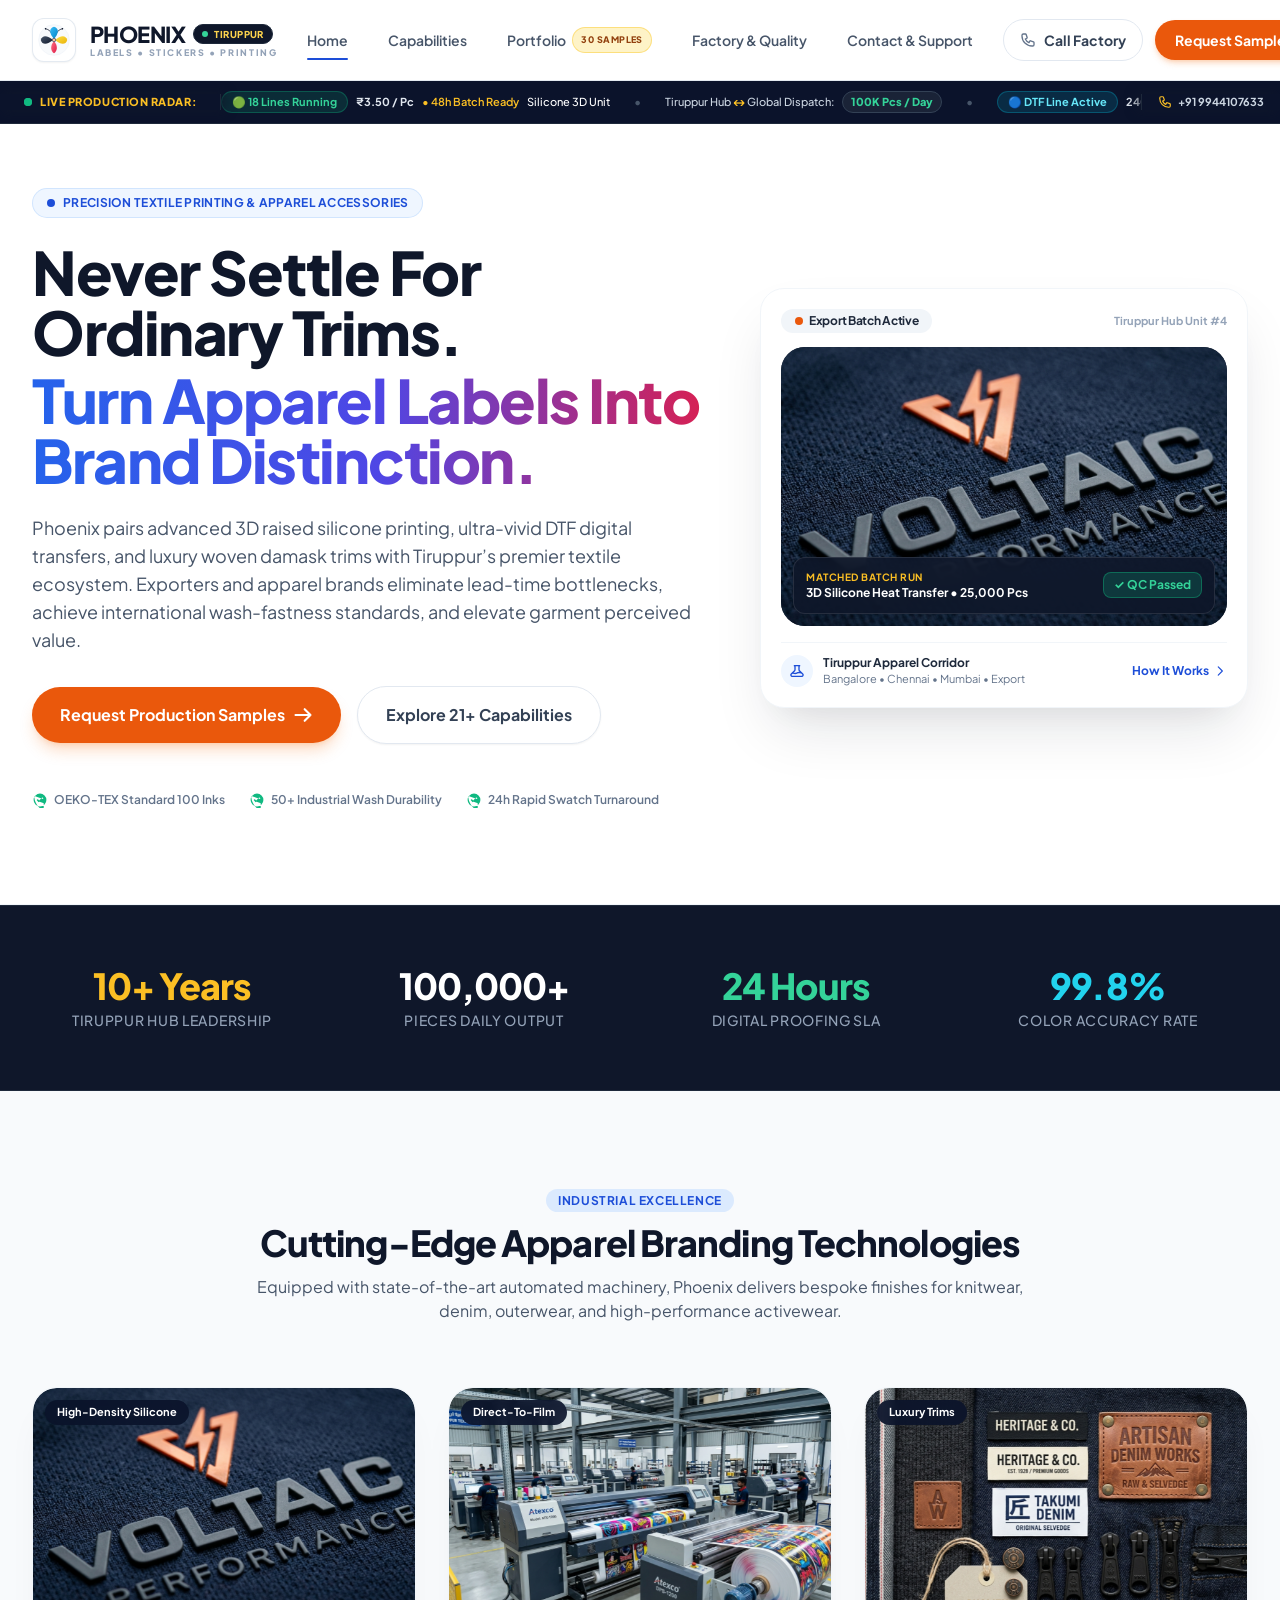
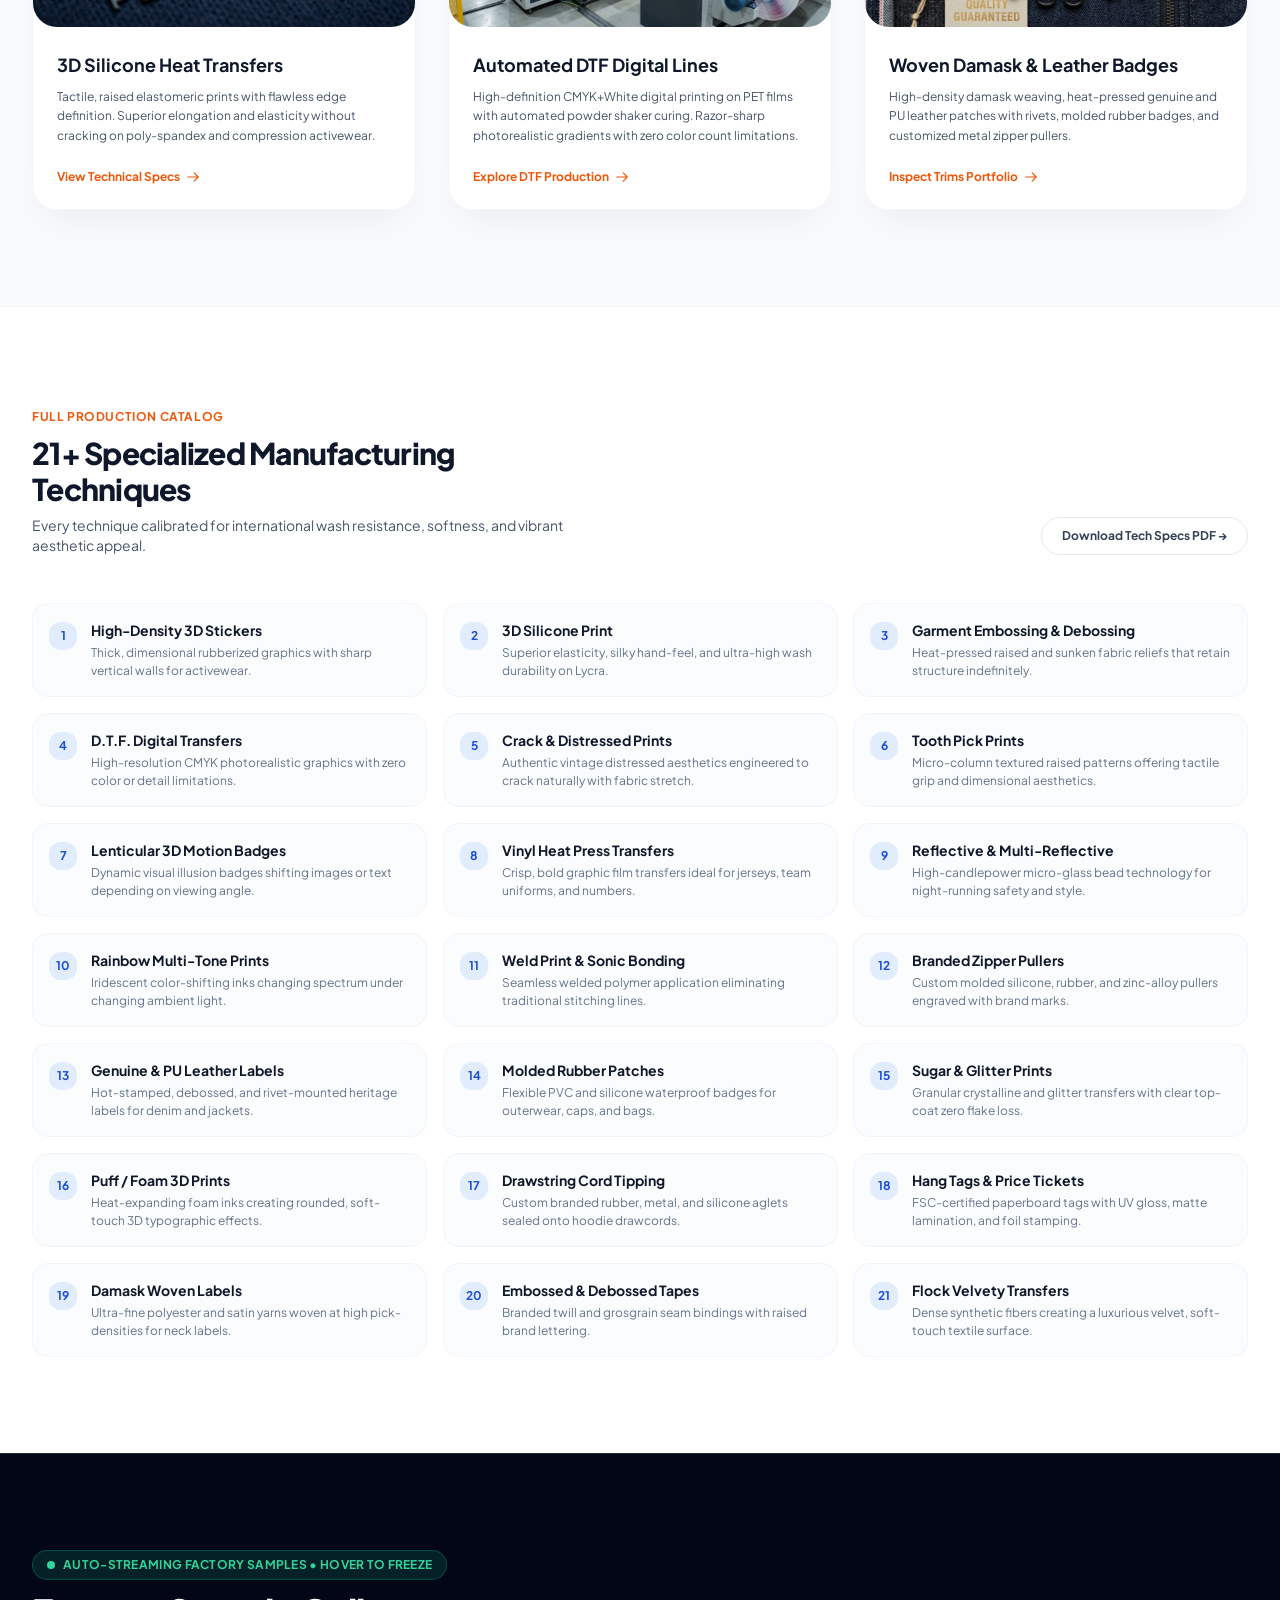
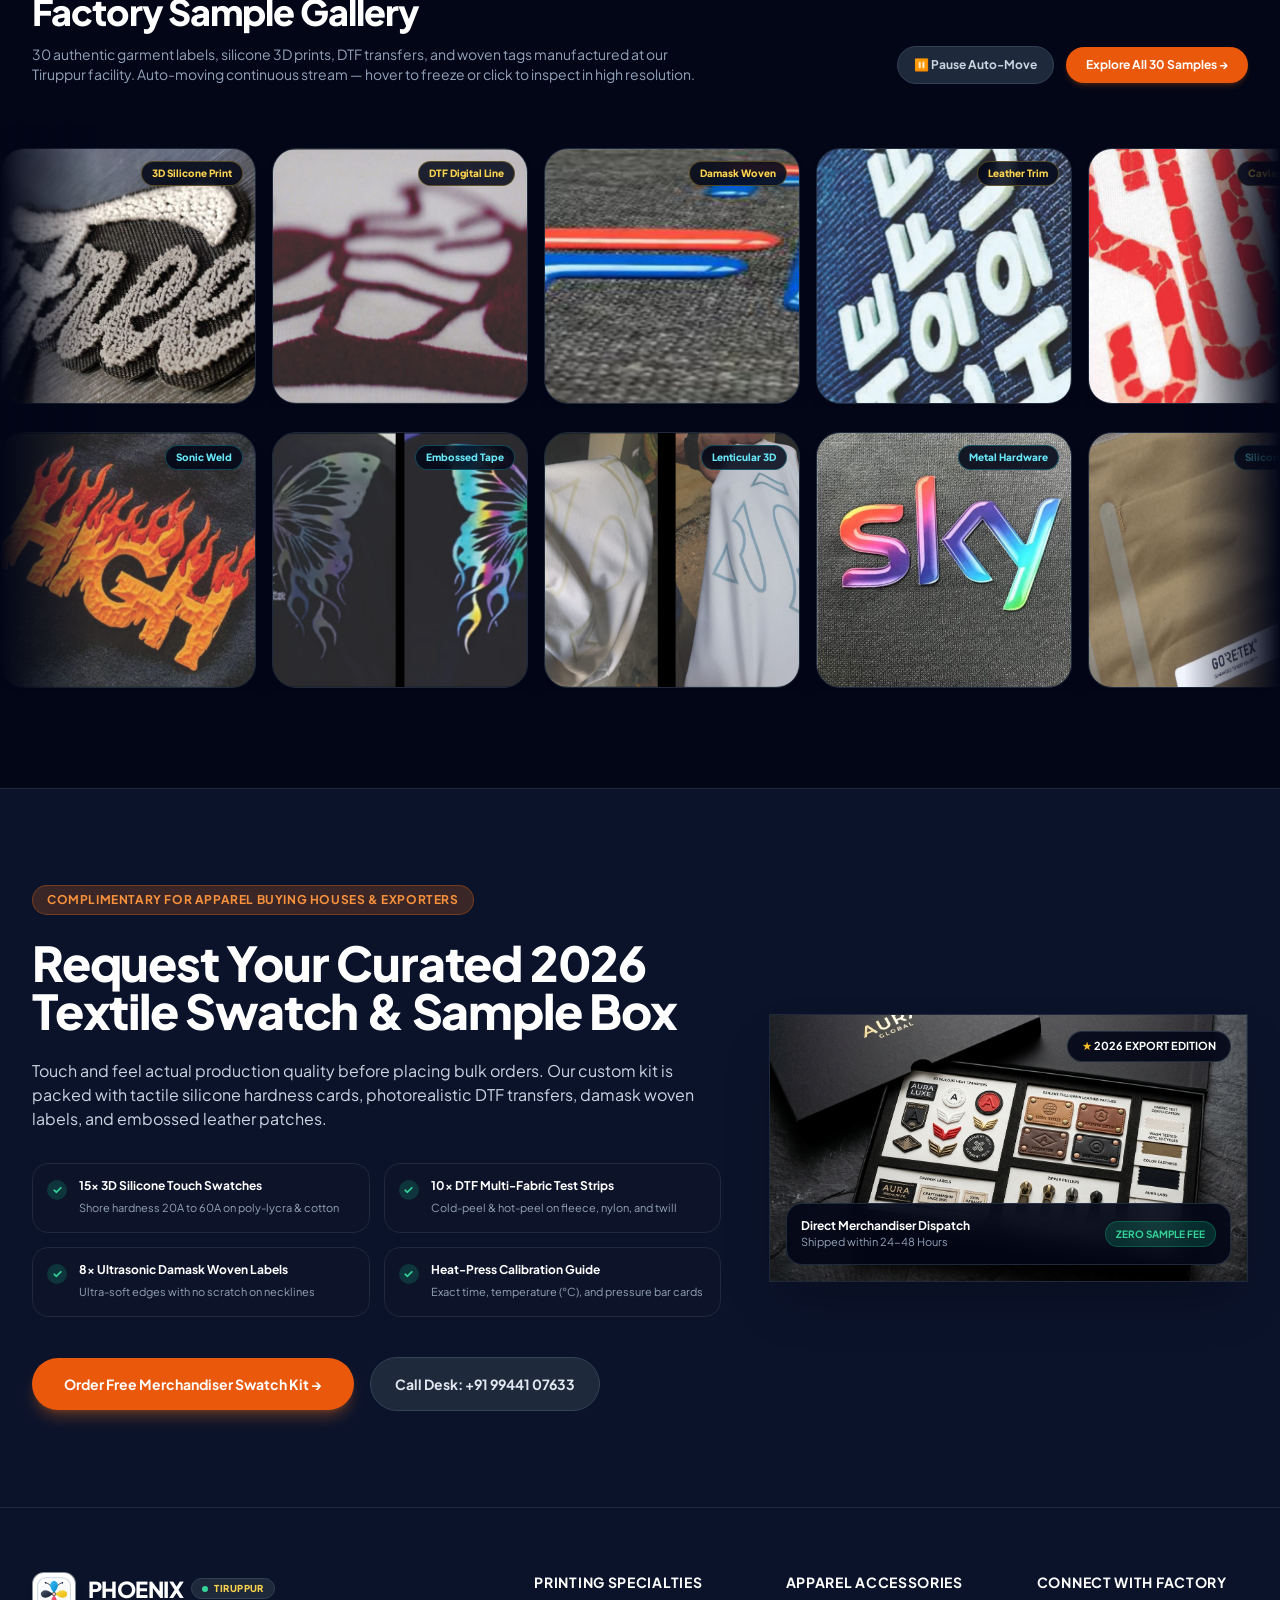
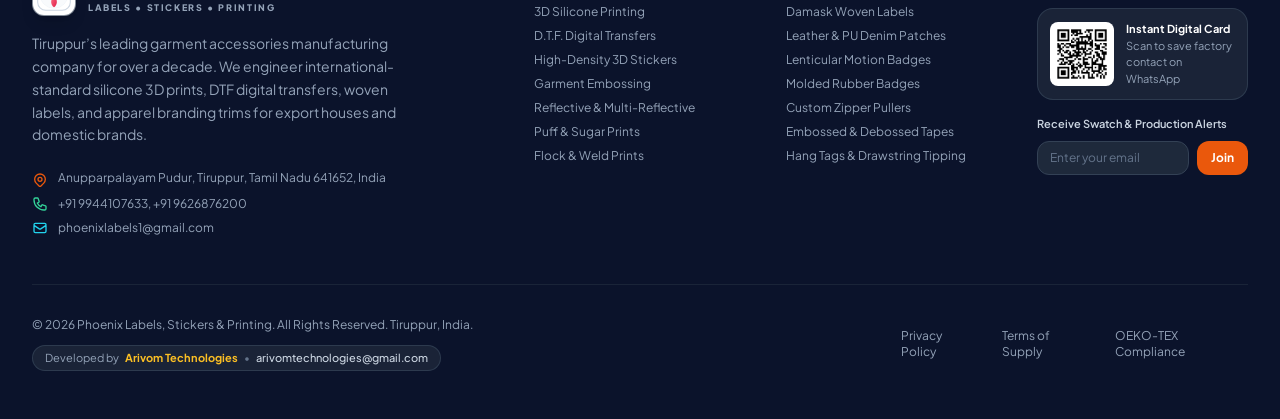
<file: index.html>
<!doctype html>
<html lang="en">
<head>
  <meta charset="utf-8">
  <title>Phoenix Labels, Stickers & Printing | Tiruppur Apparel Trims & DTF</title>
  <base href="/">
  <meta name="viewport" content="width=device-width, initial-scale=1">
  <!-- Primary SEO Meta Tags -->
  <meta name="description" content="Tiruppur's premier garment accessories manufacturer. Specializing in high-density 3D silicone printing, DTF digital heat transfers, damask woven labels, and apparel branding trims. 100K+ pcs daily capacity with OEKO-TEX certified inks.">
  <meta name="keywords" content="Phoenix Labels, Garment Trims Tiruppur, 3D Silicone Printing, DTF Printing India, Heat Transfer Stickers, Woven Labels, Apparel Branding, Textile Printing Tiruppur">
  <meta name="author" content="Phoenix Labels, Stickers &amp; Printing">
  <meta name="robots" content="index, follow">
  <meta name="theme-color" content="#0f172a">

  <!-- Open Graph / Facebook / LinkedIn / WhatsApp Social Share Tags -->
  <meta property="og:type" content="website">
  <meta property="og:url" content="https://phoenixprintsolution.com/">
  <meta property="og:site_name" content="Phoenix Labels, Stickers &amp; Printing">
  <meta property="og:title" content="Phoenix Labels, Stickers &amp; Printing | Tiruppur Textile Trims &amp; DTF">
  <meta property="og:description" content="Tiruppur's premier garment accessories manufacturer. 3D silicone heat transfers, DTF digital transfers, and woven labels for global apparel export houses. Fast sampling &amp; direct factory pricing.">
  <meta property="og:image" content="https://phoenixprintsolution.com/logo.png">
  <meta property="og:image:secure_url" content="https://phoenixprintsolution.com/logo.png">
  <meta property="og:image:type" content="image/png">
  <meta property="og:image:width" content="600">
  <meta property="og:image:height" content="600">
  <meta property="og:image:alt" content="Phoenix Labels, Stickers &amp; Printing Emblem">

  <!-- Twitter / X Card Meta Tags -->
  <meta name="twitter:card" content="summary">
  <meta name="twitter:title" content="Phoenix Labels, Stickers &amp; Printing | Tiruppur">
  <meta name="twitter:description" content="Commercial garment accessories, high-density 3D silicone printing, DTF digital transfers, and woven damask labels manufacturer in Tiruppur.">
  <meta name="twitter:image" content="https://phoenixprintsolution.com/logo.png">
  <meta name="twitter:image:alt" content="Phoenix Labels Emblem">

  <!-- Favicon and Brand Icons -->
  <link rel="icon" type="image/svg+xml" href="favicon.svg">
  <link rel="alternate icon" type="image/png" href="favicon.png">
  <link rel="apple-touch-icon" href="favicon.png">

  <!-- Performance & Fonts Preconnect -->
  <link rel="preconnect" href="https://fonts.googleapis.com">
  <link rel="preconnect" href="https://fonts.gstatic.com" crossorigin="">
  <link rel="stylesheet" href="https://fonts.googleapis.com/css2?family=Plus+Jakarta+Sans:wght@300;400;500;600;700;800&amp;family=Inter:wght@300;400;500;600;700&amp;display=swap">

  <!-- Schema.org JSON-LD Structured Data for Search Engines & Crawlers -->
  <script type="application/ld+json">
  {
    "@context": "https://schema.org",
    "@type": "LocalBusiness",
    "name": "Phoenix Labels, Stickers & Printing",
    "image": "/og-image.jpg",
    "telephone": "+919944107633",
    "email": "phoenixlabels1@gmail.com",
    "address": {
      "@type": "PostalAddress",
      "streetAddress": "Anupparpalayam Pudur",
      "addressLocality": "Tiruppur",
      "addressRegion": "Tamil Nadu",
      "postalCode": "641652",
      "addressCountry": "IN"
    },
    "geo": {
      "@type": "GeoCoordinates",
      "latitude": 11.1491,
      "longitude": 77.3089
    },
    "description": "Commercial garment accessories, high-density 3D silicone printing, DTF digital transfers, and woven labels manufacturer in Tiruppur, India.",
    "priceRange": "₹₹",
    "openingHoursSpecification": {
      "@type": "OpeningHoursSpecification",
      "dayOfWeek": [
        "Monday",
        "Tuesday",
        "Wednesday",
        "Thursday",
        "Friday",
        "Saturday",
        "Sunday"
      ],
      "opens": "00:00",
      "closes": "23:59"
    }
  }
  </script>
<link rel="stylesheet" href="styles-52L52DRF.css"></head>
<body class="bg-slate-50 text-slate-900 antialiased">
  <app-root></app-root>
<script src="main-XO2V6GKP.js" type="module"></script></body>
</html>
</file>
<file: styles-52L52DRF.css>
*,:before,:after{--tw-border-spacing-x: 0;--tw-border-spacing-y: 0;--tw-translate-x: 0;--tw-translate-y: 0;--tw-rotate: 0;--tw-skew-x: 0;--tw-skew-y: 0;--tw-scale-x: 1;--tw-scale-y: 1;--tw-pan-x: ;--tw-pan-y: ;--tw-pinch-zoom: ;--tw-scroll-snap-strictness: proximity;--tw-gradient-from-position: ;--tw-gradient-via-position: ;--tw-gradient-to-position: ;--tw-ordinal: ;--tw-slashed-zero: ;--tw-numeric-figure: ;--tw-numeric-spacing: ;--tw-numeric-fraction: ;--tw-ring-inset: ;--tw-ring-offset-width: 0px;--tw-ring-offset-color: #fff;--tw-ring-color: rgb(59 130 246 / .5);--tw-ring-offset-shadow: 0 0 #0000;--tw-ring-shadow: 0 0 #0000;--tw-shadow: 0 0 #0000;--tw-shadow-colored: 0 0 #0000;--tw-blur: ;--tw-brightness: ;--tw-contrast: ;--tw-grayscale: ;--tw-hue-rotate: ;--tw-invert: ;--tw-saturate: ;--tw-sepia: ;--tw-drop-shadow: ;--tw-backdrop-blur: ;--tw-backdrop-brightness: ;--tw-backdrop-contrast: ;--tw-backdrop-grayscale: ;--tw-backdrop-hue-rotate: ;--tw-backdrop-invert: ;--tw-backdrop-opacity: ;--tw-backdrop-saturate: ;--tw-backdrop-sepia: ;--tw-contain-size: ;--tw-contain-layout: ;--tw-contain-paint: ;--tw-contain-style: }::backdrop{--tw-border-spacing-x: 0;--tw-border-spacing-y: 0;--tw-translate-x: 0;--tw-translate-y: 0;--tw-rotate: 0;--tw-skew-x: 0;--tw-skew-y: 0;--tw-scale-x: 1;--tw-scale-y: 1;--tw-pan-x: ;--tw-pan-y: ;--tw-pinch-zoom: ;--tw-scroll-snap-strictness: proximity;--tw-gradient-from-position: ;--tw-gradient-via-position: ;--tw-gradient-to-position: ;--tw-ordinal: ;--tw-slashed-zero: ;--tw-numeric-figure: ;--tw-numeric-spacing: ;--tw-numeric-fraction: ;--tw-ring-inset: ;--tw-ring-offset-width: 0px;--tw-ring-offset-color: #fff;--tw-ring-color: rgb(59 130 246 / .5);--tw-ring-offset-shadow: 0 0 #0000;--tw-ring-shadow: 0 0 #0000;--tw-shadow: 0 0 #0000;--tw-shadow-colored: 0 0 #0000;--tw-blur: ;--tw-brightness: ;--tw-contrast: ;--tw-grayscale: ;--tw-hue-rotate: ;--tw-invert: ;--tw-saturate: ;--tw-sepia: ;--tw-drop-shadow: ;--tw-backdrop-blur: ;--tw-backdrop-brightness: ;--tw-backdrop-contrast: ;--tw-backdrop-grayscale: ;--tw-backdrop-hue-rotate: ;--tw-backdrop-invert: ;--tw-backdrop-opacity: ;--tw-backdrop-saturate: ;--tw-backdrop-sepia: ;--tw-contain-size: ;--tw-contain-layout: ;--tw-contain-paint: ;--tw-contain-style: }*,:before,:after{box-sizing:border-box;border-width:0;border-style:solid;border-color:#e5e7eb}:before,:after{--tw-content: ""}html,:host{line-height:1.5;-webkit-text-size-adjust:100%;-moz-tab-size:4;tab-size:4;font-family:Plus Jakarta Sans,Inter,system-ui,sans-serif;font-feature-settings:normal;font-variation-settings:normal;-webkit-tap-highlight-color:transparent}body{margin:0;line-height:inherit}hr{height:0;color:inherit;border-top-width:1px}abbr:where([title]){text-decoration:underline dotted}h1,h2,h3,h4,h5,h6{font-size:inherit;font-weight:inherit}a{color:inherit;text-decoration:inherit}b,strong{font-weight:bolder}code,kbd,samp,pre{font-family:ui-monospace,SFMono-Regular,Menlo,Monaco,Consolas,Liberation Mono,Courier New,monospace;font-feature-settings:normal;font-variation-settings:normal;font-size:1em}small{font-size:80%}sub,sup{font-size:75%;line-height:0;position:relative;vertical-align:baseline}sub{bottom:-.25em}sup{top:-.5em}table{text-indent:0;border-color:inherit;border-collapse:collapse}button,input,optgroup,select,textarea{font-family:inherit;font-feature-settings:inherit;font-variation-settings:inherit;font-size:100%;font-weight:inherit;line-height:inherit;letter-spacing:inherit;color:inherit;margin:0;padding:0}button,select{text-transform:none}button,input:where([type=button]),input:where([type=reset]),input:where([type=submit]){-webkit-appearance:button;background-color:transparent;background-image:none}:-moz-focusring{outline:auto}:-moz-ui-invalid{box-shadow:none}progress{vertical-align:baseline}::-webkit-inner-spin-button,::-webkit-outer-spin-button{height:auto}[type=search]{-webkit-appearance:textfield;outline-offset:-2px}::-webkit-search-decoration{-webkit-appearance:none}::-webkit-file-upload-button{-webkit-appearance:button;font:inherit}summary{display:list-item}blockquote,dl,dd,h1,h2,h3,h4,h5,h6,hr,figure,p,pre{margin:0}fieldset{margin:0;padding:0}legend{padding:0}ol,ul,menu{list-style:none;margin:0;padding:0}dialog{padding:0}textarea{resize:vertical}input::placeholder,textarea::placeholder{opacity:1;color:#9ca3af}button,[role=button]{cursor:pointer}:disabled{cursor:default}img,svg,video,canvas,audio,iframe,embed,object{display:block;vertical-align:middle}img,video{max-width:100%;height:auto}[hidden]:where(:not([hidden=until-found])){display:none}html{scroll-behavior:smooth;font-family:Plus Jakarta Sans,Inter,system-ui,sans-serif}body{--tw-bg-opacity: 1;background-color:rgb(248 250 252 / var(--tw-bg-opacity, 1));--tw-text-opacity: 1;color:rgb(15 23 42 / var(--tw-text-opacity, 1));-webkit-font-smoothing:antialiased;-moz-osx-font-smoothing:grayscale}body *::selection{--tw-bg-opacity: 1;background-color:rgb(234 88 12 / var(--tw-bg-opacity, 1));--tw-text-opacity: 1;color:rgb(255 255 255 / var(--tw-text-opacity, 1))}body::selection{--tw-bg-opacity: 1;background-color:rgb(234 88 12 / var(--tw-bg-opacity, 1));--tw-text-opacity: 1;color:rgb(255 255 255 / var(--tw-text-opacity, 1))}.pointer-events-none{pointer-events:none}.fixed{position:fixed}.absolute{position:absolute}.relative{position:relative}.sticky{position:sticky}.inset-0{inset:0}.-bottom-1\.5{bottom:-.375rem}.bottom-0{bottom:0}.bottom-3{bottom:.75rem}.bottom-4{bottom:1rem}.left-0{left:0}.left-2{left:.5rem}.left-3{left:.75rem}.left-4{left:1rem}.right-0{right:0}.right-2{right:.5rem}.right-3{right:.75rem}.right-4{right:1rem}.top-0{top:0}.top-3{top:.75rem}.top-4{top:1rem}.z-10{z-index:10}.z-20{z-index:20}.z-40{z-index:40}.z-50{z-index:50}.order-1{order:1}.order-2{order:2}.mx-auto{margin-left:auto;margin-right:auto}.my-2{margin-top:.5rem;margin-bottom:.5rem}.-mt-0\.5{margin-top:-.125rem}.mb-1{margin-bottom:.25rem}.mb-1\.5{margin-bottom:.375rem}.mb-10{margin-bottom:2.5rem}.mb-12{margin-bottom:3rem}.mb-16{margin-bottom:4rem}.mb-2{margin-bottom:.5rem}.mb-3\.5{margin-bottom:.875rem}.mb-4{margin-bottom:1rem}.mb-6{margin-bottom:1.5rem}.mb-8{margin-bottom:2rem}.ml-1\.5{margin-left:.375rem}.mt-0\.5{margin-top:.125rem}.mt-1{margin-top:.25rem}.mt-12{margin-top:3rem}.mt-16{margin-top:4rem}.mt-2{margin-top:.5rem}.mt-4{margin-top:1rem}.mt-8{margin-top:2rem}.line-clamp-1{overflow:hidden;display:-webkit-box;-webkit-box-orient:vertical;-webkit-line-clamp:1}.line-clamp-2{overflow:hidden;display:-webkit-box;-webkit-box-orient:vertical;-webkit-line-clamp:2}.block{display:block}.inline-block{display:inline-block}.flex{display:flex}.inline-flex{display:inline-flex}.table{display:table}.grid{display:grid}.hidden{display:none}.aspect-\[16\/10\]{aspect-ratio:16/10}.aspect-square{aspect-ratio:1 / 1}.h-1{height:.25rem}.h-1\.5{height:.375rem}.h-10{height:2.5rem}.h-11{height:2.75rem}.h-16{height:4rem}.h-2{height:.5rem}.h-20{height:5rem}.h-3\.5{height:.875rem}.h-4{height:1rem}.h-5{height:1.25rem}.h-56{height:14rem}.h-6{height:1.5rem}.h-7{height:1.75rem}.h-8{height:2rem}.h-\[2\.5px\]{height:2.5px}.h-full{height:100%}.max-h-\[70vh\]{max-height:70vh}.max-h-\[72vh\]{max-height:72vh}.min-h-screen{min-height:100vh}.w-1{width:.25rem}.w-1\.5{width:.375rem}.w-10{width:2.5rem}.w-11{width:2.75rem}.w-12{width:3rem}.w-16{width:4rem}.w-2{width:.5rem}.w-3\.5{width:.875rem}.w-4{width:1rem}.w-5{width:1.25rem}.w-56{width:14rem}.w-6{width:1.5rem}.w-7{width:1.75rem}.w-8{width:2rem}.w-auto{width:auto}.w-full{width:100%}.min-w-0{min-width:0px}.max-w-2xl{max-width:42rem}.max-w-3xl{max-width:48rem}.max-w-4xl{max-width:56rem}.max-w-6xl{max-width:72rem}.max-w-7xl{max-width:80rem}.max-w-\[1440px\]{max-width:1440px}.max-w-full{max-width:100%}.max-w-sm{max-width:24rem}.max-w-xl{max-width:36rem}.flex-1{flex:1 1 0%}.shrink-0{flex-shrink:0}.transform{transform:translate(var(--tw-translate-x),var(--tw-translate-y)) rotate(var(--tw-rotate)) skew(var(--tw-skew-x)) skewY(var(--tw-skew-y)) scaleX(var(--tw-scale-x)) scaleY(var(--tw-scale-y))}@keyframes ping{75%,to{transform:scale(2);opacity:0}}.animate-ping{animation:ping 1s cubic-bezier(0,0,.2,1) infinite}@keyframes pulse{50%{opacity:.5}}.animate-pulse{animation:pulse 2s cubic-bezier(.4,0,.6,1) infinite}.cursor-default{cursor:default}.cursor-pointer{cursor:pointer}.cursor-zoom-in{cursor:zoom-in}.cursor-zoom-out{cursor:zoom-out}.select-none{-webkit-user-select:none;user-select:none}.grid-cols-1{grid-template-columns:repeat(1,minmax(0,1fr))}.grid-cols-2{grid-template-columns:repeat(2,minmax(0,1fr))}.flex-col{flex-direction:column}.flex-wrap{flex-wrap:wrap}.items-start{align-items:flex-start}.items-center{align-items:center}.items-stretch{align-items:stretch}.justify-end{justify-content:flex-end}.justify-center{justify-content:center}.justify-between{justify-content:space-between}.gap-1{gap:.25rem}.gap-1\.5{gap:.375rem}.gap-10{gap:2.5rem}.gap-12{gap:3rem}.gap-2{gap:.5rem}.gap-2\.5{gap:.625rem}.gap-3{gap:.75rem}.gap-3\.5{gap:.875rem}.gap-4{gap:1rem}.gap-6{gap:1.5rem}.gap-8{gap:2rem}.space-x-1>:not([hidden])~:not([hidden]){--tw-space-x-reverse: 0;margin-right:calc(.25rem * var(--tw-space-x-reverse));margin-left:calc(.25rem * calc(1 - var(--tw-space-x-reverse)))}.space-y-1>:not([hidden])~:not([hidden]){--tw-space-y-reverse: 0;margin-top:calc(.25rem * calc(1 - var(--tw-space-y-reverse)));margin-bottom:calc(.25rem * var(--tw-space-y-reverse))}.space-y-2>:not([hidden])~:not([hidden]){--tw-space-y-reverse: 0;margin-top:calc(.5rem * calc(1 - var(--tw-space-y-reverse)));margin-bottom:calc(.5rem * var(--tw-space-y-reverse))}.space-y-28>:not([hidden])~:not([hidden]){--tw-space-y-reverse: 0;margin-top:calc(7rem * calc(1 - var(--tw-space-y-reverse)));margin-bottom:calc(7rem * var(--tw-space-y-reverse))}.space-y-3>:not([hidden])~:not([hidden]){--tw-space-y-reverse: 0;margin-top:calc(.75rem * calc(1 - var(--tw-space-y-reverse)));margin-bottom:calc(.75rem * var(--tw-space-y-reverse))}.space-y-4>:not([hidden])~:not([hidden]){--tw-space-y-reverse: 0;margin-top:calc(1rem * calc(1 - var(--tw-space-y-reverse)));margin-bottom:calc(1rem * var(--tw-space-y-reverse))}.space-y-5>:not([hidden])~:not([hidden]){--tw-space-y-reverse: 0;margin-top:calc(1.25rem * calc(1 - var(--tw-space-y-reverse)));margin-bottom:calc(1.25rem * var(--tw-space-y-reverse))}.space-y-6>:not([hidden])~:not([hidden]){--tw-space-y-reverse: 0;margin-top:calc(1.5rem * calc(1 - var(--tw-space-y-reverse)));margin-bottom:calc(1.5rem * var(--tw-space-y-reverse))}.divide-y>:not([hidden])~:not([hidden]){--tw-divide-y-reverse: 0;border-top-width:calc(1px * calc(1 - var(--tw-divide-y-reverse)));border-bottom-width:calc(1px * var(--tw-divide-y-reverse))}.divide-slate-100>:not([hidden])~:not([hidden]){--tw-divide-opacity: 1;border-color:rgb(241 245 249 / var(--tw-divide-opacity, 1))}.self-start{align-self:flex-start}.overflow-hidden{overflow:hidden}.overflow-x-auto{overflow-x:auto}.truncate{overflow:hidden;text-overflow:ellipsis;white-space:nowrap}.whitespace-nowrap{white-space:nowrap}.rounded{border-radius:.25rem}.rounded-2xl{border-radius:1rem}.rounded-3xl{border-radius:1.5rem}.rounded-full{border-radius:9999px}.rounded-lg{border-radius:.5rem}.rounded-xl{border-radius:.75rem}.border{border-width:1px}.border-y{border-top-width:1px;border-bottom-width:1px}.border-b{border-bottom-width:1px}.border-l{border-left-width:1px}.border-r{border-right-width:1px}.border-t{border-top-width:1px}.border-amber-300\/60{border-color:#fcd34d99}.border-amber-400\/30{border-color:#fbbf244d}.border-amber-500\/30{border-color:#f59e0b4d}.border-blue-200\/60{border-color:#bfdbfe99}.border-cyan-400\/30{border-color:#22d3ee4d}.border-cyan-500\/30{border-color:#06b6d44d}.border-emerald-200{--tw-border-opacity: 1;border-color:rgb(167 243 208 / var(--tw-border-opacity, 1))}.border-emerald-500{--tw-border-opacity: 1;border-color:rgb(16 185 129 / var(--tw-border-opacity, 1))}.border-emerald-500\/30{border-color:#10b9814d}.border-emerald-500\/40{border-color:#10b98166}.border-orange-500\/30{border-color:#f973164d}.border-purple-500\/30{border-color:#a855f74d}.border-slate-100{--tw-border-opacity: 1;border-color:rgb(241 245 249 / var(--tw-border-opacity, 1))}.border-slate-200{--tw-border-opacity: 1;border-color:rgb(226 232 240 / var(--tw-border-opacity, 1))}.border-slate-200\/80{border-color:#e2e8f0cc}.border-slate-200\/90{border-color:#e2e8f0e6}.border-slate-700{--tw-border-opacity: 1;border-color:rgb(51 65 85 / var(--tw-border-opacity, 1))}.border-slate-700\/50{border-color:#33415580}.border-slate-700\/60{border-color:#33415599}.border-slate-700\/80{border-color:#334155cc}.border-slate-800{--tw-border-opacity: 1;border-color:rgb(30 41 59 / var(--tw-border-opacity, 1))}.border-slate-800\/80{border-color:#1e293bcc}.border-white\/10{border-color:#ffffff1a}.bg-amber-100{--tw-bg-opacity: 1;background-color:rgb(254 243 199 / var(--tw-bg-opacity, 1))}.bg-amber-400\/20{background-color:#fbbf2433}.bg-amber-500\/15{background-color:#f59e0b26}.bg-black\/95{background-color:#000000f2}.bg-blue-100{--tw-bg-opacity: 1;background-color:rgb(219 234 254 / var(--tw-bg-opacity, 1))}.bg-blue-100\/80{background-color:#dbeafecc}.bg-blue-50{--tw-bg-opacity: 1;background-color:rgb(239 246 255 / var(--tw-bg-opacity, 1))}.bg-blue-500\/20{background-color:#3b82f633}.bg-brand-blue{--tw-bg-opacity: 1;background-color:rgb(29 78 216 / var(--tw-bg-opacity, 1))}.bg-brand-navy{--tw-bg-opacity: 1;background-color:rgb(11 19 43 / var(--tw-bg-opacity, 1))}.bg-brand-navy\/90{background-color:#0b132be6}.bg-brand-orange{--tw-bg-opacity: 1;background-color:rgb(234 88 12 / var(--tw-bg-opacity, 1))}.bg-cyan-50{--tw-bg-opacity: 1;background-color:rgb(236 254 255 / var(--tw-bg-opacity, 1))}.bg-cyan-500\/15{background-color:#06b6d426}.bg-cyan-500\/20{background-color:#06b6d433}.bg-emerald-100{--tw-bg-opacity: 1;background-color:rgb(209 250 229 / var(--tw-bg-opacity, 1))}.bg-emerald-400{--tw-bg-opacity: 1;background-color:rgb(52 211 153 / var(--tw-bg-opacity, 1))}.bg-emerald-50{--tw-bg-opacity: 1;background-color:rgb(236 253 245 / var(--tw-bg-opacity, 1))}.bg-emerald-500{--tw-bg-opacity: 1;background-color:rgb(16 185 129 / var(--tw-bg-opacity, 1))}.bg-emerald-500\/15{background-color:#10b98126}.bg-emerald-500\/20{background-color:#10b98133}.bg-emerald-600{--tw-bg-opacity: 1;background-color:rgb(5 150 105 / var(--tw-bg-opacity, 1))}.bg-orange-100{--tw-bg-opacity: 1;background-color:rgb(255 237 213 / var(--tw-bg-opacity, 1))}.bg-orange-500\/20{background-color:#f9731633}.bg-purple-100{--tw-bg-opacity: 1;background-color:rgb(243 232 255 / var(--tw-bg-opacity, 1))}.bg-purple-500\/15{background-color:#a855f726}.bg-red-600{--tw-bg-opacity: 1;background-color:rgb(220 38 38 / var(--tw-bg-opacity, 1))}.bg-rose-100{--tw-bg-opacity: 1;background-color:rgb(255 228 230 / var(--tw-bg-opacity, 1))}.bg-slate-100{--tw-bg-opacity: 1;background-color:rgb(241 245 249 / var(--tw-bg-opacity, 1))}.bg-slate-50{--tw-bg-opacity: 1;background-color:rgb(248 250 252 / var(--tw-bg-opacity, 1))}.bg-slate-50\/60{background-color:#f8fafc99}.bg-slate-800{--tw-bg-opacity: 1;background-color:rgb(30 41 59 / var(--tw-bg-opacity, 1))}.bg-slate-800\/80{background-color:#1e293bcc}.bg-slate-900{--tw-bg-opacity: 1;background-color:rgb(15 23 42 / var(--tw-bg-opacity, 1))}.bg-slate-900\/60{background-color:#0f172a99}.bg-slate-900\/80{background-color:#0f172acc}.bg-slate-900\/85{background-color:#0f172ad9}.bg-slate-900\/90{background-color:#0f172ae6}.bg-slate-900\/95{background-color:#0f172af2}.bg-slate-950{--tw-bg-opacity: 1;background-color:rgb(2 6 23 / var(--tw-bg-opacity, 1))}.bg-slate-950\/80{background-color:#020617cc}.bg-slate-950\/85{background-color:#020617d9}.bg-slate-950\/90{background-color:#020617e6}.bg-white{--tw-bg-opacity: 1;background-color:rgb(255 255 255 / var(--tw-bg-opacity, 1))}.bg-white\/95{background-color:#fffffff2}.bg-gradient-to-l{background-image:linear-gradient(to left,var(--tw-gradient-stops))}.bg-gradient-to-r{background-image:linear-gradient(to right,var(--tw-gradient-stops))}.bg-gradient-to-t{background-image:linear-gradient(to top,var(--tw-gradient-stops))}.from-blue-600{--tw-gradient-from: #2563eb var(--tw-gradient-from-position);--tw-gradient-to: rgb(37 99 235 / 0) var(--tw-gradient-to-position);--tw-gradient-stops: var(--tw-gradient-from), var(--tw-gradient-to)}.from-slate-950{--tw-gradient-from: #020617 var(--tw-gradient-from-position);--tw-gradient-to: rgb(2 6 23 / 0) var(--tw-gradient-to-position);--tw-gradient-stops: var(--tw-gradient-from), var(--tw-gradient-to)}.from-slate-950\/90{--tw-gradient-from: rgb(2 6 23 / .9) var(--tw-gradient-from-position);--tw-gradient-to: rgb(2 6 23 / 0) var(--tw-gradient-to-position);--tw-gradient-stops: var(--tw-gradient-from), var(--tw-gradient-to)}.from-slate-950\/95{--tw-gradient-from: rgb(2 6 23 / .95) var(--tw-gradient-from-position);--tw-gradient-to: rgb(2 6 23 / 0) var(--tw-gradient-to-position);--tw-gradient-stops: var(--tw-gradient-from), var(--tw-gradient-to)}.via-indigo-600{--tw-gradient-to: rgb(79 70 229 / 0) var(--tw-gradient-to-position);--tw-gradient-stops: var(--tw-gradient-from), #4f46e5 var(--tw-gradient-via-position), var(--tw-gradient-to)}.via-slate-950\/25{--tw-gradient-to: rgb(2 6 23 / 0) var(--tw-gradient-to-position);--tw-gradient-stops: var(--tw-gradient-from), rgb(2 6 23 / .25) var(--tw-gradient-via-position), var(--tw-gradient-to)}.via-slate-950\/30{--tw-gradient-to: rgb(2 6 23 / 0) var(--tw-gradient-to-position);--tw-gradient-stops: var(--tw-gradient-from), rgb(2 6 23 / .3) var(--tw-gradient-via-position), var(--tw-gradient-to)}.to-rose-600{--tw-gradient-to: #e11d48 var(--tw-gradient-to-position)}.to-transparent{--tw-gradient-to: transparent var(--tw-gradient-to-position)}.bg-clip-text{-webkit-background-clip:text;background-clip:text}.object-contain{object-fit:contain}.object-cover{object-fit:cover}.p-1{padding:.25rem}.p-2{padding:.5rem}.p-2\.5{padding:.625rem}.p-3{padding:.75rem}.p-3\.5{padding:.875rem}.p-4{padding:1rem}.p-5{padding:1.25rem}.p-6{padding:1.5rem}.p-8{padding:2rem}.px-2{padding-left:.5rem;padding-right:.5rem}.px-2\.5{padding-left:.625rem;padding-right:.625rem}.px-3{padding-left:.75rem;padding-right:.75rem}.px-3\.5{padding-left:.875rem;padding-right:.875rem}.px-4{padding-left:1rem;padding-right:1rem}.px-5{padding-left:1.25rem;padding-right:1.25rem}.px-6{padding-left:1.5rem;padding-right:1.5rem}.px-7{padding-left:1.75rem;padding-right:1.75rem}.px-8{padding-left:2rem;padding-right:2rem}.py-0\.5{padding-top:.125rem;padding-bottom:.125rem}.py-1{padding-top:.25rem;padding-bottom:.25rem}.py-1\.5{padding-top:.375rem;padding-bottom:.375rem}.py-12{padding-top:3rem;padding-bottom:3rem}.py-16{padding-top:4rem;padding-bottom:4rem}.py-2{padding-top:.5rem;padding-bottom:.5rem}.py-2\.5{padding-top:.625rem;padding-bottom:.625rem}.py-3{padding-top:.75rem;padding-bottom:.75rem}.py-4{padding-top:1rem;padding-bottom:1rem}.pb-12{padding-bottom:3rem}.pb-16{padding-bottom:4rem}.pb-3{padding-bottom:.75rem}.pb-6{padding-bottom:1.5rem}.pt-10{padding-top:2.5rem}.pt-16{padding-top:4rem}.pt-2{padding-top:.5rem}.pt-3{padding-top:.75rem}.pt-4{padding-top:1rem}.pt-6{padding-top:1.5rem}.pt-8{padding-top:2rem}.text-left{text-align:left}.text-center{text-align:center}.font-sans{font-family:Plus Jakarta Sans,Inter,system-ui,sans-serif}.text-2xl{font-size:1.5rem;line-height:2rem}.text-3xl{font-size:1.875rem;line-height:2.25rem}.text-4xl{font-size:2.25rem;line-height:2.5rem}.text-\[10px\]{font-size:10px}.text-\[11px\]{font-size:11px}.text-\[9\.5px\]{font-size:9.5px}.text-\[9px\]{font-size:9px}.text-base{font-size:1rem;line-height:1.5rem}.text-lg{font-size:1.125rem;line-height:1.75rem}.text-sm{font-size:.875rem;line-height:1.25rem}.text-xl{font-size:1.25rem;line-height:1.75rem}.text-xs{font-size:.75rem;line-height:1rem}.font-black{font-weight:900}.font-bold{font-weight:700}.font-extrabold{font-weight:800}.font-medium{font-weight:500}.font-normal{font-weight:400}.font-semibold{font-weight:600}.uppercase{text-transform:uppercase}.leading-\[1\.12\]{line-height:1.12}.leading-normal{line-height:1.5}.leading-relaxed{line-height:1.625}.leading-snug{line-height:1.375}.leading-tight{line-height:1.25}.tracking-\[0\.18em\]{letter-spacing:.18em}.tracking-tight{letter-spacing:-.025em}.tracking-wide{letter-spacing:.025em}.tracking-wider{letter-spacing:.05em}.text-amber-300{--tw-text-opacity: 1;color:rgb(252 211 77 / var(--tw-text-opacity, 1))}.text-amber-400{--tw-text-opacity: 1;color:rgb(251 191 36 / var(--tw-text-opacity, 1))}.text-amber-800{--tw-text-opacity: 1;color:rgb(146 64 14 / var(--tw-text-opacity, 1))}.text-amber-900{--tw-text-opacity: 1;color:rgb(120 53 15 / var(--tw-text-opacity, 1))}.text-brand-blue{--tw-text-opacity: 1;color:rgb(29 78 216 / var(--tw-text-opacity, 1))}.text-brand-magenta{--tw-text-opacity: 1;color:rgb(225 29 72 / var(--tw-text-opacity, 1))}.text-brand-orange{--tw-text-opacity: 1;color:rgb(234 88 12 / var(--tw-text-opacity, 1))}.text-cyan-300{--tw-text-opacity: 1;color:rgb(103 232 249 / var(--tw-text-opacity, 1))}.text-cyan-400{--tw-text-opacity: 1;color:rgb(34 211 238 / var(--tw-text-opacity, 1))}.text-cyan-600{--tw-text-opacity: 1;color:rgb(8 145 178 / var(--tw-text-opacity, 1))}.text-emerald-400{--tw-text-opacity: 1;color:rgb(52 211 153 / var(--tw-text-opacity, 1))}.text-emerald-500{--tw-text-opacity: 1;color:rgb(16 185 129 / var(--tw-text-opacity, 1))}.text-emerald-600{--tw-text-opacity: 1;color:rgb(5 150 105 / var(--tw-text-opacity, 1))}.text-emerald-800{--tw-text-opacity: 1;color:rgb(6 95 70 / var(--tw-text-opacity, 1))}.text-orange-400{--tw-text-opacity: 1;color:rgb(251 146 60 / var(--tw-text-opacity, 1))}.text-purple-300{--tw-text-opacity: 1;color:rgb(216 180 254 / var(--tw-text-opacity, 1))}.text-purple-400{--tw-text-opacity: 1;color:rgb(192 132 252 / var(--tw-text-opacity, 1))}.text-purple-800{--tw-text-opacity: 1;color:rgb(107 33 168 / var(--tw-text-opacity, 1))}.text-slate-200{--tw-text-opacity: 1;color:rgb(226 232 240 / var(--tw-text-opacity, 1))}.text-slate-300{--tw-text-opacity: 1;color:rgb(203 213 225 / var(--tw-text-opacity, 1))}.text-slate-400{--tw-text-opacity: 1;color:rgb(148 163 184 / var(--tw-text-opacity, 1))}.text-slate-500{--tw-text-opacity: 1;color:rgb(100 116 139 / var(--tw-text-opacity, 1))}.text-slate-600{--tw-text-opacity: 1;color:rgb(71 85 105 / var(--tw-text-opacity, 1))}.text-slate-700{--tw-text-opacity: 1;color:rgb(51 65 85 / var(--tw-text-opacity, 1))}.text-slate-800{--tw-text-opacity: 1;color:rgb(30 41 59 / var(--tw-text-opacity, 1))}.text-slate-900{--tw-text-opacity: 1;color:rgb(15 23 42 / var(--tw-text-opacity, 1))}.text-transparent{color:transparent}.text-white{--tw-text-opacity: 1;color:rgb(255 255 255 / var(--tw-text-opacity, 1))}.antialiased{-webkit-font-smoothing:antialiased;-moz-osx-font-smoothing:grayscale}.placeholder-slate-500::placeholder{--tw-placeholder-opacity: 1;color:rgb(100 116 139 / var(--tw-placeholder-opacity, 1))}.opacity-0{opacity:0}.opacity-75{opacity:.75}.shadow-2xl{--tw-shadow: 0 25px 50px -12px rgb(0 0 0 / .25);--tw-shadow-colored: 0 25px 50px -12px var(--tw-shadow-color);box-shadow:var(--tw-ring-offset-shadow, 0 0 #0000),var(--tw-ring-shadow, 0 0 #0000),var(--tw-shadow)}.shadow-\[-4px_0_12px_rgba\(15\,23\,42\,0\.9\)\]{--tw-shadow: -4px 0 12px rgba(15,23,42,.9);--tw-shadow-colored: -4px 0 12px var(--tw-shadow-color);box-shadow:var(--tw-ring-offset-shadow, 0 0 #0000),var(--tw-ring-shadow, 0 0 #0000),var(--tw-shadow)}.shadow-\[4px_0_12px_rgba\(15\,23\,42\,0\.9\)\]{--tw-shadow: 4px 0 12px rgba(15,23,42,.9);--tw-shadow-colored: 4px 0 12px var(--tw-shadow-color);box-shadow:var(--tw-ring-offset-shadow, 0 0 #0000),var(--tw-ring-shadow, 0 0 #0000),var(--tw-shadow)}.shadow-card{--tw-shadow: 0 20px 40px -15px rgba(0, 0, 0, .07);--tw-shadow-colored: 0 20px 40px -15px var(--tw-shadow-color);box-shadow:var(--tw-ring-offset-shadow, 0 0 #0000),var(--tw-ring-shadow, 0 0 #0000),var(--tw-shadow)}.shadow-float{--tw-shadow: 0 30px 60px -12px rgba(15, 23, 42, .12), 0 18px 36px -18px rgba(15, 23, 42, .08);--tw-shadow-colored: 0 30px 60px -12px var(--tw-shadow-color), 0 18px 36px -18px var(--tw-shadow-color);box-shadow:var(--tw-ring-offset-shadow, 0 0 #0000),var(--tw-ring-shadow, 0 0 #0000),var(--tw-shadow)}.shadow-inner{--tw-shadow: inset 0 2px 4px 0 rgb(0 0 0 / .05);--tw-shadow-colored: inset 0 2px 4px 0 var(--tw-shadow-color);box-shadow:var(--tw-ring-offset-shadow, 0 0 #0000),var(--tw-ring-shadow, 0 0 #0000),var(--tw-shadow)}.shadow-lg{--tw-shadow: 0 10px 15px -3px rgb(0 0 0 / .1), 0 4px 6px -4px rgb(0 0 0 / .1);--tw-shadow-colored: 0 10px 15px -3px var(--tw-shadow-color), 0 4px 6px -4px var(--tw-shadow-color);box-shadow:var(--tw-ring-offset-shadow, 0 0 #0000),var(--tw-ring-shadow, 0 0 #0000),var(--tw-shadow)}.shadow-md{--tw-shadow: 0 4px 6px -1px rgb(0 0 0 / .1), 0 2px 4px -2px rgb(0 0 0 / .1);--tw-shadow-colored: 0 4px 6px -1px var(--tw-shadow-color), 0 2px 4px -2px var(--tw-shadow-color);box-shadow:var(--tw-ring-offset-shadow, 0 0 #0000),var(--tw-ring-shadow, 0 0 #0000),var(--tw-shadow)}.shadow-sm{--tw-shadow: 0 1px 2px 0 rgb(0 0 0 / .05);--tw-shadow-colored: 0 1px 2px 0 var(--tw-shadow-color);box-shadow:var(--tw-ring-offset-shadow, 0 0 #0000),var(--tw-ring-shadow, 0 0 #0000),var(--tw-shadow)}.shadow-xl{--tw-shadow: 0 20px 25px -5px rgb(0 0 0 / .1), 0 8px 10px -6px rgb(0 0 0 / .1);--tw-shadow-colored: 0 20px 25px -5px var(--tw-shadow-color), 0 8px 10px -6px var(--tw-shadow-color);box-shadow:var(--tw-ring-offset-shadow, 0 0 #0000),var(--tw-ring-shadow, 0 0 #0000),var(--tw-shadow)}.shadow-orange-500\/20{--tw-shadow-color: rgb(249 115 22 / .2);--tw-shadow: var(--tw-shadow-colored)}.shadow-orange-500\/25{--tw-shadow-color: rgb(249 115 22 / .25);--tw-shadow: var(--tw-shadow-colored)}.shadow-orange-500\/30{--tw-shadow-color: rgb(249 115 22 / .3);--tw-shadow: var(--tw-shadow-colored)}.filter{filter:var(--tw-blur) var(--tw-brightness) var(--tw-contrast) var(--tw-grayscale) var(--tw-hue-rotate) var(--tw-invert) var(--tw-saturate) var(--tw-sepia) var(--tw-drop-shadow)}.backdrop-blur-md{--tw-backdrop-blur: blur(12px);-webkit-backdrop-filter:var(--tw-backdrop-blur) var(--tw-backdrop-brightness) var(--tw-backdrop-contrast) var(--tw-backdrop-grayscale) var(--tw-backdrop-hue-rotate) var(--tw-backdrop-invert) var(--tw-backdrop-opacity) var(--tw-backdrop-saturate) var(--tw-backdrop-sepia);backdrop-filter:var(--tw-backdrop-blur) var(--tw-backdrop-brightness) var(--tw-backdrop-contrast) var(--tw-backdrop-grayscale) var(--tw-backdrop-hue-rotate) var(--tw-backdrop-invert) var(--tw-backdrop-opacity) var(--tw-backdrop-saturate) var(--tw-backdrop-sepia)}.backdrop-blur-sm{--tw-backdrop-blur: blur(4px);-webkit-backdrop-filter:var(--tw-backdrop-blur) var(--tw-backdrop-brightness) var(--tw-backdrop-contrast) var(--tw-backdrop-grayscale) var(--tw-backdrop-hue-rotate) var(--tw-backdrop-invert) var(--tw-backdrop-opacity) var(--tw-backdrop-saturate) var(--tw-backdrop-sepia);backdrop-filter:var(--tw-backdrop-blur) var(--tw-backdrop-brightness) var(--tw-backdrop-contrast) var(--tw-backdrop-grayscale) var(--tw-backdrop-hue-rotate) var(--tw-backdrop-invert) var(--tw-backdrop-opacity) var(--tw-backdrop-saturate) var(--tw-backdrop-sepia)}.transition{transition-property:color,background-color,border-color,text-decoration-color,fill,stroke,opacity,box-shadow,transform,filter,backdrop-filter;transition-timing-function:cubic-bezier(.4,0,.2,1);transition-duration:.15s}.transition-all{transition-property:all;transition-timing-function:cubic-bezier(.4,0,.2,1);transition-duration:.15s}.transition-colors{transition-property:color,background-color,border-color,text-decoration-color,fill,stroke;transition-timing-function:cubic-bezier(.4,0,.2,1);transition-duration:.15s}.transition-opacity{transition-property:opacity;transition-timing-function:cubic-bezier(.4,0,.2,1);transition-duration:.15s}.transition-shadow{transition-property:box-shadow;transition-timing-function:cubic-bezier(.4,0,.2,1);transition-duration:.15s}.transition-transform{transition-property:transform;transition-timing-function:cubic-bezier(.4,0,.2,1);transition-duration:.15s}.delay-150{transition-delay:.15s}.delay-200{transition-delay:.2s}.delay-300{transition-delay:.3s}.duration-150{transition-duration:.15s}.duration-200{transition-duration:.2s}.duration-300{transition-duration:.3s}.duration-500{transition-duration:.5s}.duration-700{transition-duration:.7s}.ease-out{transition-timing-function:cubic-bezier(0,0,.2,1)}@keyframes pulse-slow{0%,to{opacity:1;transform:scale(1)}50%{opacity:.6;transform:scale(.96)}}.animate-pulse-slow{animation:pulse-slow 3s infinite ease-in-out}@keyframes marquee{0%{transform:translateZ(0)}to{transform:translate3d(-50%,0,0)}}.animate-marquee{display:flex;width:max-content;animation:marquee 35s linear infinite;will-change:transform}.animate-marquee:hover{animation-play-state:paused}@keyframes gallery-marquee{0%{transform:translateZ(0)}to{transform:translate3d(-50%,0,0)}}@keyframes gallery-marquee-reverse{0%{transform:translate3d(-50%,0,0)}to{transform:translateZ(0)}}.animate-gallery-marquee{display:flex;width:max-content;animation:gallery-marquee 45s linear infinite;will-change:transform}.animate-gallery-marquee:hover,.animate-gallery-marquee.paused{animation-play-state:paused}.animate-gallery-marquee-reverse{display:flex;width:max-content;animation:gallery-marquee-reverse 45s linear infinite;will-change:transform}.animate-gallery-marquee-reverse:hover,.animate-gallery-marquee-reverse.paused{animation-play-state:paused}@keyframes fadeIn{0%{opacity:0}to{opacity:1}}@keyframes fadeInUp{0%{opacity:0;transform:translate3d(0,24px,0)}to{opacity:1;transform:translateZ(0)}}@keyframes fadeInDown{0%{opacity:0;transform:translate3d(0,-20px,0)}to{opacity:1;transform:translateZ(0)}}@keyframes fadeInScale{0%{opacity:0;transform:scale3d(.95,.95,1)}to{opacity:1;transform:scaleZ(1)}}@keyframes floatGentle{0%,to{transform:translateZ(0)}50%{transform:translate3d(0,-8px,0)}}@keyframes floatSlow{0%,to{transform:translateZ(0)}50%{transform:translate3d(0,-14px,0)}}@keyframes shimmerWave{0%{background-position:-200% 0}to{background-position:200% 0}}@keyframes glowOrange{0%,to{box-shadow:0 10px 25px -5px #ea580c4d}50%{box-shadow:0 15px 35px #ea580c8c}}@keyframes pulseBorder{0%,to{border-color:#ea580c33}50%{border-color:#ea580c99}}.animate-fadeIn{animation:fadeIn .4s cubic-bezier(.16,1,.3,1) forwards}.animate-fade-in-up{animation:fadeInUp .7s cubic-bezier(.16,1,.3,1) both}.animate-fade-in-down{animation:fadeInDown .6s cubic-bezier(.16,1,.3,1) both}.animate-fade-in-scale{animation:fadeInScale .7s cubic-bezier(.16,1,.3,1) both}.animate-float{animation:floatGentle 5s ease-in-out infinite}.animate-float-slow{animation:floatSlow 7s ease-in-out infinite}.animate-glow-orange{animation:glowOrange 3s ease-in-out infinite}.animate-pulse-border{animation:pulseBorder 2.5s ease-in-out infinite}.delay-75{animation-delay:75ms}.delay-100{animation-delay:.1s}.delay-150{animation-delay:.15s}.delay-200{animation-delay:.2s}.delay-250{animation-delay:.25s}.delay-300{animation-delay:.3s}.delay-400{animation-delay:.4s}.delay-500{animation-delay:.5s}.delay-600{animation-delay:.6s}.hover-lift{transition:transform .35s cubic-bezier(.16,1,.3,1),box-shadow .35s cubic-bezier(.16,1,.3,1),border-color .3s ease}.hover-lift:hover{transform:translate3d(0,-6px,0)}.hover-lift-sm{transition:transform .25s cubic-bezier(.16,1,.3,1),box-shadow .25s cubic-bezier(.16,1,.3,1)}.hover-lift-sm:hover{transform:translate3d(0,-3px,0)}.btn-shimmer{position:relative;overflow:hidden}.btn-shimmer:before{content:"";position:absolute;top:0;left:-100%;width:60%;height:100%;background:linear-gradient(120deg,transparent,rgba(255,255,255,.35),transparent);transform:skew(-20deg);transition:left .75s ease;pointer-events:none}.btn-shimmer:hover:before{left:140%}.card-hover-glow{transition:all .35s cubic-bezier(.16,1,.3,1)}.card-hover-glow:hover{transform:translateY(-4px);box-shadow:0 20px 40px -10px #0f172a26,0 0 25px -5px #1d4ed81f}.scroll-reveal{opacity:0;transform:translate3d(0,36px,0);transition:opacity .85s cubic-bezier(.16,1,.3,1),transform .85s cubic-bezier(.16,1,.3,1);will-change:opacity,transform}.scroll-reveal.in-view{opacity:1;transform:translateZ(0)}.scroll-reveal-scale{opacity:0;transform:scale3d(.92,.92,1) translate3d(0,24px,0);transition:opacity .85s cubic-bezier(.16,1,.3,1),transform .85s cubic-bezier(.16,1,.3,1);will-change:opacity,transform}.scroll-reveal-scale.in-view{opacity:1;transform:scaleZ(1) translateZ(0)}.scroll-reveal-left{opacity:0;transform:translate3d(-40px,0,0);transition:opacity .85s cubic-bezier(.16,1,.3,1),transform .85s cubic-bezier(.16,1,.3,1);will-change:opacity,transform}.scroll-reveal-left.in-view{opacity:1;transform:translateZ(0)}.scroll-reveal-right{opacity:0;transform:translate3d(40px,0,0);transition:opacity .85s cubic-bezier(.16,1,.3,1),transform .85s cubic-bezier(.16,1,.3,1);will-change:opacity,transform}.scroll-reveal-right.in-view{opacity:1;transform:translateZ(0)}.stagger-1{transition-delay:80ms!important}.stagger-2{transition-delay:.16s!important}.stagger-3{transition-delay:.24s!important}.stagger-4{transition-delay:.32s!important}.stagger-5{transition-delay:.4s!important}.stagger-6{transition-delay:.48s!important}.image-reveal{position:relative;overflow:hidden;border-radius:inherit}.image-reveal img{opacity:.25;transform:scale3d(1.12,1.12,1);filter:blur(4px);transition:opacity 1s cubic-bezier(.16,1,.3,1),transform 1s cubic-bezier(.16,1,.3,1),filter .8s ease;will-change:opacity,transform,filter}.image-reveal.in-view img{opacity:1;transform:scaleZ(1);filter:blur(0px)}.image-reveal.in-view:hover img{transform:scale3d(1.08,1.08,1)}.image-reveal:after{content:"";position:absolute;inset:0;background:linear-gradient(115deg,transparent 20%,rgba(255,255,255,.35) 50%,transparent 80%);transform:translate(-160%);transition:transform 1.3s cubic-bezier(.16,1,.3,1);pointer-events:none;z-index:10}.image-reveal.in-view:after{transform:translate(160%)}@keyframes floatSubtle{0%,to{transform:translateY(0)}50%{transform:translateY(-6px)}}.image-float.in-view{animation:floatSubtle 6s ease-in-out infinite}@media(prefers-reduced-motion:reduce){.scroll-reveal,.scroll-reveal-scale,.scroll-reveal-left,.scroll-reveal-right,.image-reveal img{opacity:1!important;transform:none!important;filter:none!important;transition:none!important}.image-reveal:after{display:none!important}}.selection\:bg-brand-orange *::selection{--tw-bg-opacity: 1;background-color:rgb(234 88 12 / var(--tw-bg-opacity, 1))}.selection\:text-white *::selection{--tw-text-opacity: 1;color:rgb(255 255 255 / var(--tw-text-opacity, 1))}.selection\:bg-brand-orange::selection{--tw-bg-opacity: 1;background-color:rgb(234 88 12 / var(--tw-bg-opacity, 1))}.selection\:text-white::selection{--tw-text-opacity: 1;color:rgb(255 255 255 / var(--tw-text-opacity, 1))}.hover\:scale-105:hover{--tw-scale-x: 1.05;--tw-scale-y: 1.05;transform:translate(var(--tw-translate-x),var(--tw-translate-y)) rotate(var(--tw-rotate)) skew(var(--tw-skew-x)) skewY(var(--tw-skew-y)) scaleX(var(--tw-scale-x)) scaleY(var(--tw-scale-y))}.hover\:scale-110:hover{--tw-scale-x: 1.1;--tw-scale-y: 1.1;transform:translate(var(--tw-translate-x),var(--tw-translate-y)) rotate(var(--tw-rotate)) skew(var(--tw-skew-x)) skewY(var(--tw-skew-y)) scaleX(var(--tw-scale-x)) scaleY(var(--tw-scale-y))}.hover\:border-amber-400:hover{--tw-border-opacity: 1;border-color:rgb(251 191 36 / var(--tw-border-opacity, 1))}.hover\:border-amber-500\/50:hover{border-color:#f59e0b80}.hover\:border-blue-200:hover{--tw-border-opacity: 1;border-color:rgb(191 219 254 / var(--tw-border-opacity, 1))}.hover\:border-blue-300:hover{--tw-border-opacity: 1;border-color:rgb(147 197 253 / var(--tw-border-opacity, 1))}.hover\:border-cyan-400:hover{--tw-border-opacity: 1;border-color:rgb(34 211 238 / var(--tw-border-opacity, 1))}.hover\:border-cyan-500\/50:hover{border-color:#06b6d480}.hover\:border-emerald-500\/50:hover{border-color:#10b98180}.hover\:border-purple-500\/50:hover{border-color:#a855f780}.hover\:border-slate-200:hover{--tw-border-opacity: 1;border-color:rgb(226 232 240 / var(--tw-border-opacity, 1))}.hover\:border-slate-300:hover{--tw-border-opacity: 1;border-color:rgb(203 213 225 / var(--tw-border-opacity, 1))}.hover\:border-slate-700:hover{--tw-border-opacity: 1;border-color:rgb(51 65 85 / var(--tw-border-opacity, 1))}.hover\:bg-blue-50\/70:hover{background-color:#eff6ffb3}.hover\:bg-emerald-500:hover{--tw-bg-opacity: 1;background-color:rgb(16 185 129 / var(--tw-bg-opacity, 1))}.hover\:bg-orange-600:hover{--tw-bg-opacity: 1;background-color:rgb(234 88 12 / var(--tw-bg-opacity, 1))}.hover\:bg-red-700:hover{--tw-bg-opacity: 1;background-color:rgb(185 28 28 / var(--tw-bg-opacity, 1))}.hover\:bg-slate-100:hover{--tw-bg-opacity: 1;background-color:rgb(241 245 249 / var(--tw-bg-opacity, 1))}.hover\:bg-slate-50:hover{--tw-bg-opacity: 1;background-color:rgb(248 250 252 / var(--tw-bg-opacity, 1))}.hover\:bg-slate-700:hover{--tw-bg-opacity: 1;background-color:rgb(51 65 85 / var(--tw-bg-opacity, 1))}.hover\:bg-slate-800:hover{--tw-bg-opacity: 1;background-color:rgb(30 41 59 / var(--tw-bg-opacity, 1))}.hover\:bg-slate-800\/60:hover{background-color:#1e293b99}.hover\:bg-white:hover{--tw-bg-opacity: 1;background-color:rgb(255 255 255 / var(--tw-bg-opacity, 1))}.hover\:text-amber-300:hover{--tw-text-opacity: 1;color:rgb(252 211 77 / var(--tw-text-opacity, 1))}.hover\:text-amber-400:hover{--tw-text-opacity: 1;color:rgb(251 191 36 / var(--tw-text-opacity, 1))}.hover\:text-blue-700:hover{--tw-text-opacity: 1;color:rgb(29 78 216 / var(--tw-text-opacity, 1))}.hover\:text-brand-orange:hover{--tw-text-opacity: 1;color:rgb(234 88 12 / var(--tw-text-opacity, 1))}.hover\:text-orange-700:hover{--tw-text-opacity: 1;color:rgb(194 65 12 / var(--tw-text-opacity, 1))}.hover\:text-slate-200:hover{--tw-text-opacity: 1;color:rgb(226 232 240 / var(--tw-text-opacity, 1))}.hover\:text-slate-900:hover{--tw-text-opacity: 1;color:rgb(15 23 42 / var(--tw-text-opacity, 1))}.hover\:text-white:hover{--tw-text-opacity: 1;color:rgb(255 255 255 / var(--tw-text-opacity, 1))}.hover\:underline:hover{text-decoration-line:underline}.hover\:shadow-2xl:hover{--tw-shadow: 0 25px 50px -12px rgb(0 0 0 / .25);--tw-shadow-colored: 0 25px 50px -12px var(--tw-shadow-color);box-shadow:var(--tw-ring-offset-shadow, 0 0 #0000),var(--tw-ring-shadow, 0 0 #0000),var(--tw-shadow)}.hover\:shadow-md:hover{--tw-shadow: 0 4px 6px -1px rgb(0 0 0 / .1), 0 2px 4px -2px rgb(0 0 0 / .1);--tw-shadow-colored: 0 4px 6px -1px var(--tw-shadow-color), 0 2px 4px -2px var(--tw-shadow-color);box-shadow:var(--tw-ring-offset-shadow, 0 0 #0000),var(--tw-ring-shadow, 0 0 #0000),var(--tw-shadow)}.hover\:shadow-xl:hover{--tw-shadow: 0 20px 25px -5px rgb(0 0 0 / .1), 0 8px 10px -6px rgb(0 0 0 / .1);--tw-shadow-colored: 0 20px 25px -5px var(--tw-shadow-color), 0 8px 10px -6px var(--tw-shadow-color);box-shadow:var(--tw-ring-offset-shadow, 0 0 #0000),var(--tw-ring-shadow, 0 0 #0000),var(--tw-shadow)}.hover\:shadow-amber-500\/20:hover{--tw-shadow-color: rgb(245 158 11 / .2);--tw-shadow: var(--tw-shadow-colored)}.hover\:shadow-cyan-500\/20:hover{--tw-shadow-color: rgb(6 182 212 / .2);--tw-shadow: var(--tw-shadow-colored)}.hover\:shadow-orange-500\/35:hover{--tw-shadow-color: rgb(249 115 22 / .35);--tw-shadow: var(--tw-shadow-colored)}.hover\:shadow-orange-500\/40:hover{--tw-shadow-color: rgb(249 115 22 / .4);--tw-shadow: var(--tw-shadow-colored)}.focus\:border-brand-orange:focus{--tw-border-opacity: 1;border-color:rgb(234 88 12 / var(--tw-border-opacity, 1))}.focus\:outline-none:focus{outline:2px solid transparent;outline-offset:2px}.focus\:ring-1:focus{--tw-ring-offset-shadow: var(--tw-ring-inset) 0 0 0 var(--tw-ring-offset-width) var(--tw-ring-offset-color);--tw-ring-shadow: var(--tw-ring-inset) 0 0 0 calc(1px + var(--tw-ring-offset-width)) var(--tw-ring-color);box-shadow:var(--tw-ring-offset-shadow),var(--tw-ring-shadow),var(--tw-shadow, 0 0 #0000)}.focus\:ring-2:focus{--tw-ring-offset-shadow: var(--tw-ring-inset) 0 0 0 var(--tw-ring-offset-width) var(--tw-ring-offset-color);--tw-ring-shadow: var(--tw-ring-inset) 0 0 0 calc(2px + var(--tw-ring-offset-width)) var(--tw-ring-color);box-shadow:var(--tw-ring-offset-shadow),var(--tw-ring-shadow),var(--tw-shadow, 0 0 #0000)}.focus\:ring-brand-orange:focus{--tw-ring-opacity: 1;--tw-ring-color: rgb(234 88 12 / var(--tw-ring-opacity, 1))}.focus\:ring-brand-orange\/40:focus{--tw-ring-color: rgb(234 88 12 / .4)}.active\:scale-95:active{--tw-scale-x: .95;--tw-scale-y: .95;transform:translate(var(--tw-translate-x),var(--tw-translate-y)) rotate(var(--tw-rotate)) skew(var(--tw-skew-x)) skewY(var(--tw-skew-y)) scaleX(var(--tw-scale-x)) scaleY(var(--tw-scale-y))}.disabled\:opacity-30:disabled{opacity:.3}.disabled\:hover\:text-white:hover:disabled{--tw-text-opacity: 1;color:rgb(255 255 255 / var(--tw-text-opacity, 1))}.group:hover .group-hover\:translate-x-1{--tw-translate-x: .25rem;transform:translate(var(--tw-translate-x),var(--tw-translate-y)) rotate(var(--tw-rotate)) skew(var(--tw-skew-x)) skewY(var(--tw-skew-y)) scaleX(var(--tw-scale-x)) scaleY(var(--tw-scale-y))}.group:hover .group-hover\:translate-x-1\.5{--tw-translate-x: .375rem;transform:translate(var(--tw-translate-x),var(--tw-translate-y)) rotate(var(--tw-rotate)) skew(var(--tw-skew-x)) skewY(var(--tw-skew-y)) scaleX(var(--tw-scale-x)) scaleY(var(--tw-scale-y))}.group:hover .group-hover\:translate-y-\[-2px\]{--tw-translate-y: -2px;transform:translate(var(--tw-translate-x),var(--tw-translate-y)) rotate(var(--tw-rotate)) skew(var(--tw-skew-x)) skewY(var(--tw-skew-y)) scaleX(var(--tw-scale-x)) scaleY(var(--tw-scale-y))}.group:hover .group-hover\:scale-105{--tw-scale-x: 1.05;--tw-scale-y: 1.05;transform:translate(var(--tw-translate-x),var(--tw-translate-y)) rotate(var(--tw-rotate)) skew(var(--tw-skew-x)) skewY(var(--tw-skew-y)) scaleX(var(--tw-scale-x)) scaleY(var(--tw-scale-y))}.group:hover .group-hover\:scale-110{--tw-scale-x: 1.1;--tw-scale-y: 1.1;transform:translate(var(--tw-translate-x),var(--tw-translate-y)) rotate(var(--tw-rotate)) skew(var(--tw-skew-x)) skewY(var(--tw-skew-y)) scaleX(var(--tw-scale-x)) scaleY(var(--tw-scale-y))}.group:hover .group-hover\:border-brand-orange\/50{border-color:#ea580c80}.group:hover .group-hover\:bg-blue-600{--tw-bg-opacity: 1;background-color:rgb(37 99 235 / var(--tw-bg-opacity, 1))}.group:hover .group-hover\:bg-brand-blue{--tw-bg-opacity: 1;background-color:rgb(29 78 216 / var(--tw-bg-opacity, 1))}.group:hover .group-hover\:bg-brand-orange{--tw-bg-opacity: 1;background-color:rgb(234 88 12 / var(--tw-bg-opacity, 1))}.group:hover .group-hover\:text-brand-blue{--tw-text-opacity: 1;color:rgb(29 78 216 / var(--tw-text-opacity, 1))}.group:hover .group-hover\:text-brand-orange{--tw-text-opacity: 1;color:rgb(234 88 12 / var(--tw-text-opacity, 1))}.group:hover .group-hover\:text-slate-600{--tw-text-opacity: 1;color:rgb(71 85 105 / var(--tw-text-opacity, 1))}.group:hover .group-hover\:text-white{--tw-text-opacity: 1;color:rgb(255 255 255 / var(--tw-text-opacity, 1))}.group:hover .group-hover\:opacity-100{opacity:1}.group:hover .group-hover\:shadow-md{--tw-shadow: 0 4px 6px -1px rgb(0 0 0 / .1), 0 2px 4px -2px rgb(0 0 0 / .1);--tw-shadow-colored: 0 4px 6px -1px var(--tw-shadow-color), 0 2px 4px -2px var(--tw-shadow-color);box-shadow:var(--tw-ring-offset-shadow, 0 0 #0000),var(--tw-ring-shadow, 0 0 #0000),var(--tw-shadow)}@media(min-width:640px){.sm\:left-6{left:1.5rem}.sm\:right-6{right:1.5rem}.sm\:my-4{margin-top:1rem;margin-bottom:1rem}.sm\:inline{display:inline}.sm\:h-64{height:16rem}.sm\:w-24{width:6rem}.sm\:w-64{width:16rem}.sm\:w-auto{width:auto}.sm\:grid-cols-2{grid-template-columns:repeat(2,minmax(0,1fr))}.sm\:flex-row{flex-direction:row}.sm\:items-center{align-items:center}.sm\:gap-8{gap:2rem}.sm\:p-10{padding:2.5rem}.sm\:p-5{padding:1.25rem}.sm\:p-6{padding:1.5rem}.sm\:px-6{padding-left:1.5rem;padding-right:1.5rem}.sm\:py-20{padding-top:5rem;padding-bottom:5rem}.sm\:py-24{padding-top:6rem;padding-bottom:6rem}.sm\:text-left{text-align:left}.sm\:text-3xl{font-size:1.875rem;line-height:2.25rem}.sm\:text-4xl{font-size:2.25rem;line-height:2.5rem}.sm\:text-5xl{font-size:3rem;line-height:1}.sm\:text-\[19px\]{font-size:19px}.sm\:text-\[22px\]{font-size:22px}.sm\:text-base{font-size:1rem;line-height:1.5rem}.sm\:text-lg{font-size:1.125rem;line-height:1.75rem}.sm\:text-sm{font-size:.875rem;line-height:1.25rem}}@media(min-width:768px){.md\:grid-cols-2{grid-template-columns:repeat(2,minmax(0,1fr))}.md\:grid-cols-3{grid-template-columns:repeat(3,minmax(0,1fr))}.md\:grid-cols-4{grid-template-columns:repeat(4,minmax(0,1fr))}.md\:flex-row{flex-direction:row}.md\:items-end{align-items:flex-end}.md\:self-auto{align-self:auto}}@media(min-width:960px){.lg\:order-1{order:1}.lg\:order-2{order:2}.lg\:col-span-2{grid-column:span 2 / span 2}.lg\:col-span-5{grid-column:span 5 / span 5}.lg\:col-span-6{grid-column:span 6 / span 6}.lg\:col-span-7{grid-column:span 7 / span 7}.lg\:flex{display:flex}.lg\:hidden{display:none}.lg\:grid-cols-12{grid-template-columns:repeat(12,minmax(0,1fr))}.lg\:grid-cols-3{grid-template-columns:repeat(3,minmax(0,1fr))}.lg\:grid-cols-4{grid-template-columns:repeat(4,minmax(0,1fr))}.lg\:grid-cols-5{grid-template-columns:repeat(5,minmax(0,1fr))}.lg\:flex-row{flex-direction:row}.lg\:gap-8{gap:2rem}.lg\:px-8{padding-left:2rem;padding-right:2rem}.lg\:pb-24{padding-bottom:6rem}.lg\:pt-16{padding-top:4rem}.lg\:text-6xl{font-size:3.75rem;line-height:1}}@media(min-width:1280px){.xl\:flex{display:flex}.xl\:inline-flex{display:inline-flex}.xl\:grid-cols-4{grid-template-columns:repeat(4,minmax(0,1fr))}.xl\:gap-3{gap:.75rem}.xl\:space-x-3>:not([hidden])~:not([hidden]){--tw-space-x-reverse: 0;margin-right:calc(.75rem * var(--tw-space-x-reverse));margin-left:calc(.75rem * calc(1 - var(--tw-space-x-reverse)))}.xl\:px-3\.5{padding-left:.875rem;padding-right:.875rem}.xl\:text-sm{font-size:.875rem;line-height:1.25rem}}
</file>
